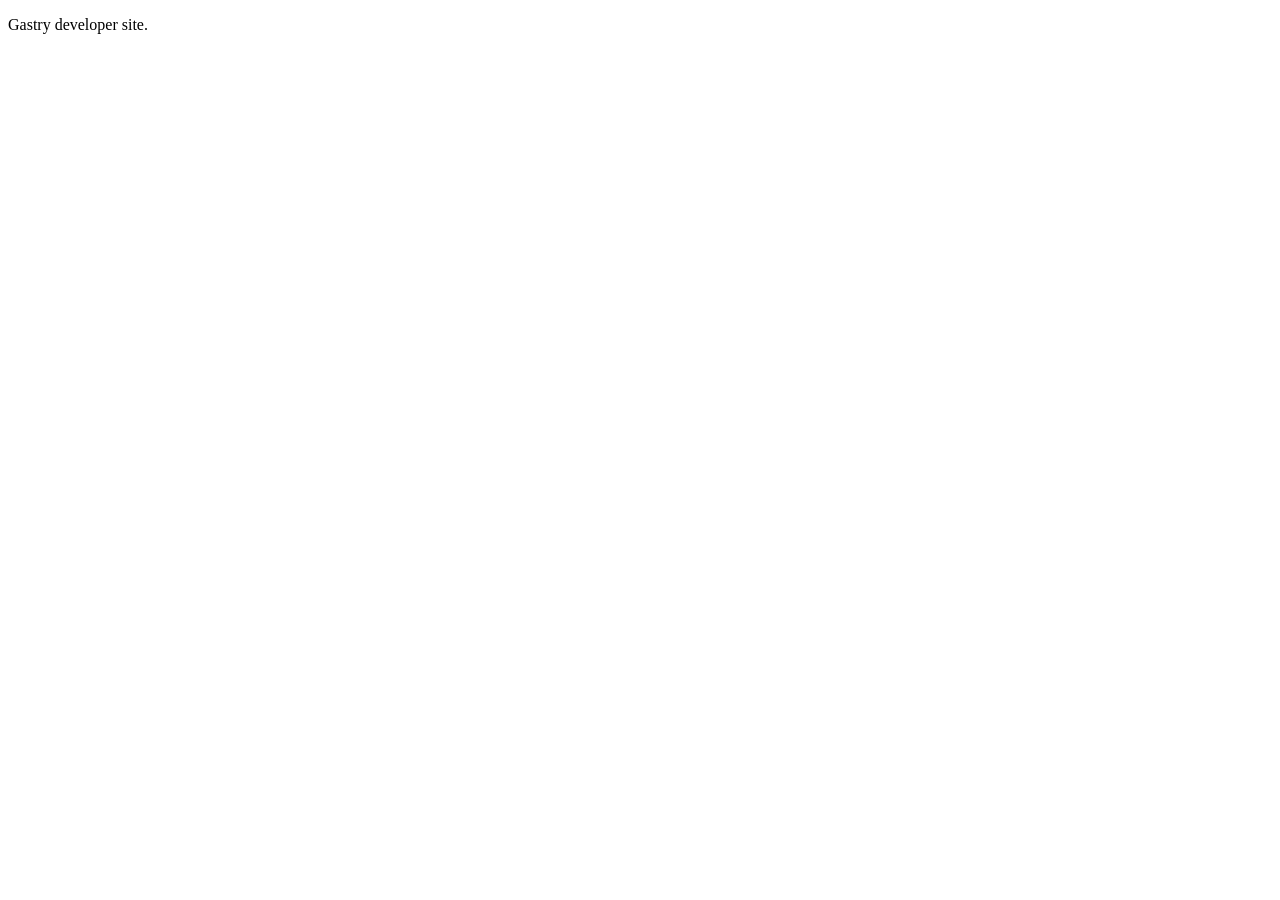
<file: index.html>
<!doctype html>
<html lang="es">
<head>
  <meta charset="utf-8">
  <meta name="viewport" content="width=device-width, initial-scale=1">
  <title>Gastry</title>
</head>
<body>
  <p>Gastry developer site.</p>
</body>
</html>
</file>
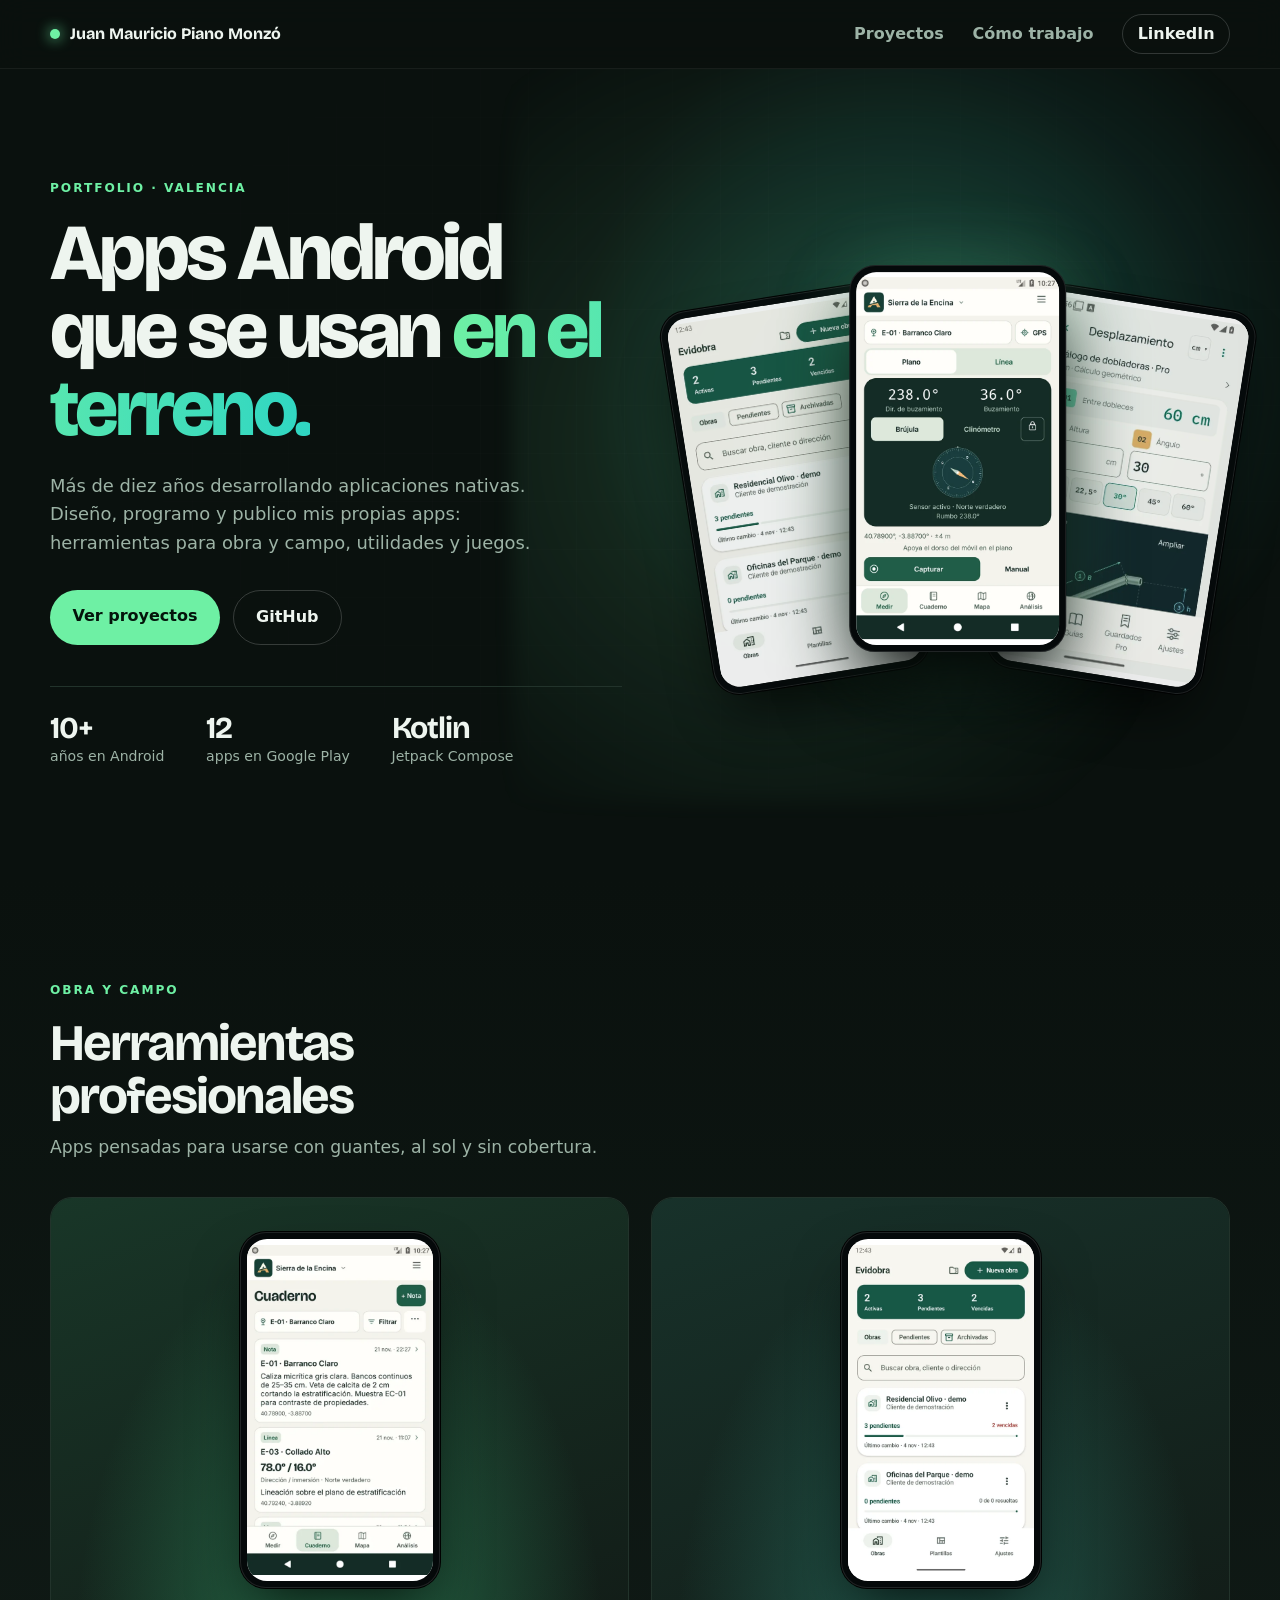
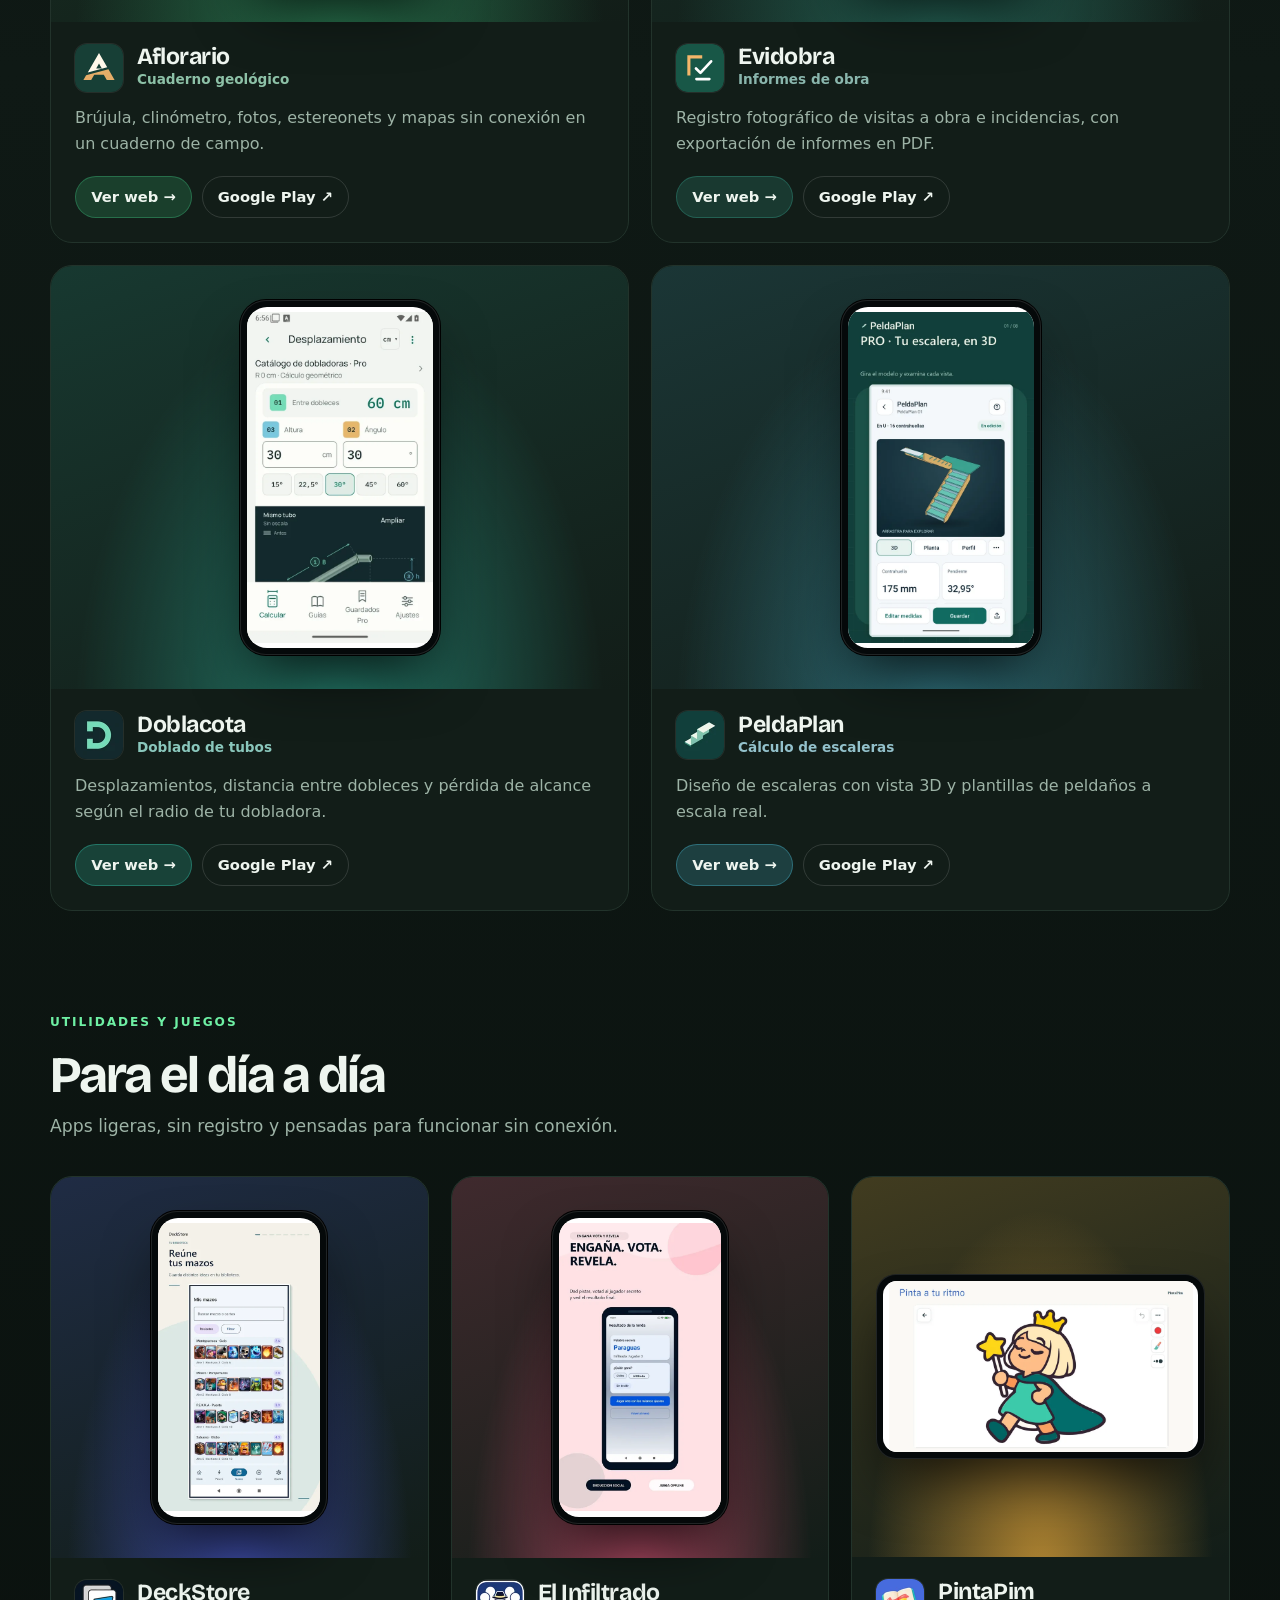
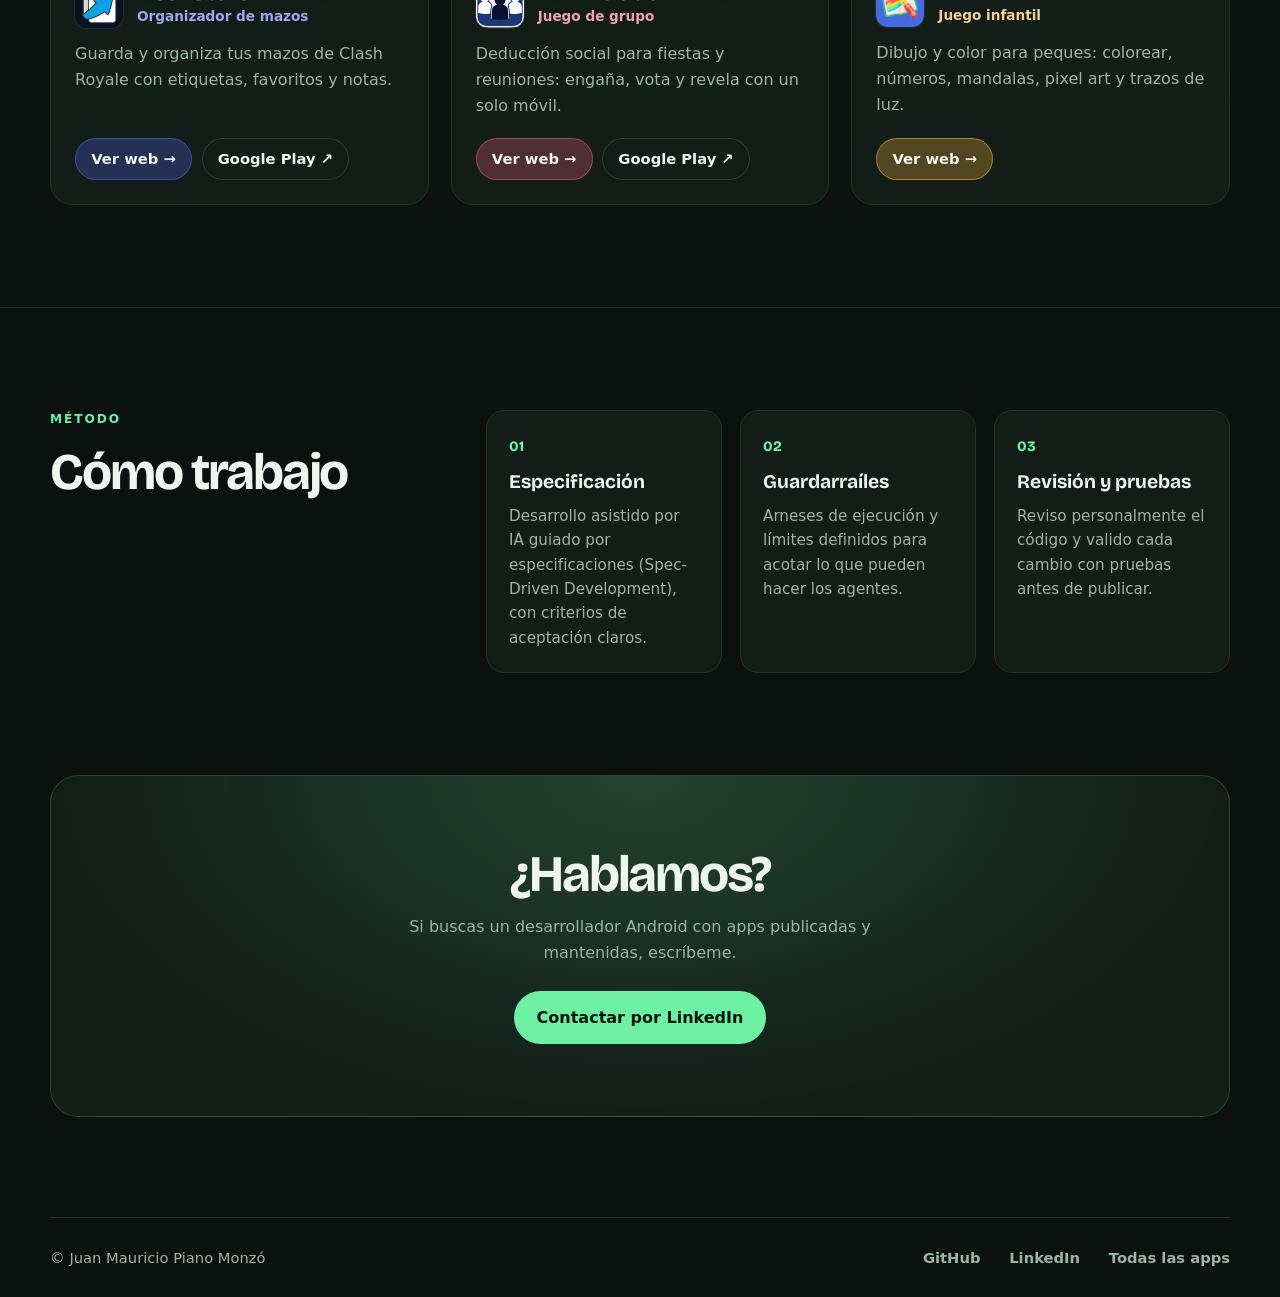
<file: portfolio/index.html>
<!doctype html>
<html lang="es">
<head>
  <meta charset="utf-8">
  <meta name="viewport" content="width=device-width, initial-scale=1">
  <meta name="description" content="Portfolio de Juan Mauricio Piano Monzó, desarrollador Android. Aplicaciones nativas para obra, campo, utilidades y juegos.">
  <meta name="theme-color" content="#0a110e">
  <title>Juan Mauricio Piano Monzó · Portfolio Android</title>
  <link rel="canonical" href="https://gastry.github.io/portfolio/">
  <meta property="og:title" content="Juan Mauricio Piano Monzó · Desarrollo Android">
  <meta property="og:description" content="Aplicaciones Android nativas para obra, campo, utilidades y juegos.">
  <meta property="og:image" content="https://gastry.github.io/portfolio/assets/s-aflorario.webp">
  <link rel="preload" href="assets/bricolage-latin.woff2" as="font" type="font/woff2" crossorigin>
  <link rel="stylesheet" href="style.css?v=3">
</head>
<body>
  <a class="skip" href="#contenido">Saltar al contenido</a>

  <header class="bar">
    <div class="wrap bar-in">
      <a class="signature" href="./"><span class="dot" aria-hidden="true"></span>Juan Mauricio Piano Monzó</a>
      <nav aria-label="Navegación principal">
        <a href="#proyectos">Proyectos</a>
        <a href="#metodo">Cómo trabajo</a>
        <a class="nav-cta" href="https://www.linkedin.com/in/juan-mauricio-p-a64a7474/">LinkedIn</a>
      </nav>
    </div>
  </header>

  <main id="contenido">
    <section class="hero">
      <div class="wrap hero-in">
        <div class="hero-text">
          <p class="label">Portfolio · Valencia</p>
          <h1>Apps Android<br>que se usan <em>en el terreno.</em></h1>
          <p class="intro">Más de diez años desarrollando aplicaciones nativas. Diseño, programo y publico mis propias apps: herramientas para obra y campo, utilidades y juegos.</p>
          <div class="actions">
            <a class="button" href="#proyectos">Ver proyectos</a>
            <a class="button ghost" href="https://github.com/Gastry">GitHub</a>
          </div>
          <ul class="stats" aria-label="Datos destacados">
            <li><strong>10+</strong><span>años en Android</span></li>
            <li><strong>12</strong><span>apps en Google Play</span></li>
            <li><strong>Kotlin</strong><span>Jetpack Compose</span></li>
          </ul>
        </div>
        <div class="hero-phones" aria-hidden="true">
          <div class="phone p1"><img src="assets/s-evidobra.webp" alt=""></div>
          <div class="phone p2"><img src="assets/medir.webp" alt=""></div>
          <div class="phone p3"><img src="assets/s-doblacota.webp" alt=""></div>
        </div>
      </div>
    </section>

    <section class="work" id="proyectos">
      <div class="wrap">
        <div class="section-head">
          <p class="label">Obra y campo</p>
          <h2>Herramientas profesionales</h2>
          <p class="lead">Apps pensadas para usarse con guantes, al sol y sin cobertura.</p>
        </div>

        <div class="grid">
          <article class="card" style="--tint:#2f8f5f">
            <div class="visual"><div class="phone"><img loading="lazy" src="assets/s-aflorario.webp" alt="Cuaderno de campo de Aflorario con notas y medidas"></div></div>
            <div class="body">
              <div class="title"><img src="assets/aflorario-icon.svg" alt="" width="48" height="48"><div><h3>Aflorario</h3><p class="kicker">Cuaderno geológico</p></div></div>
              <p>Brújula, clinómetro, fotos, estereonets y mapas sin conexión en un cuaderno de campo.</p>
              <div class="links"><a href="https://gastry.github.io/privacy-policies/aflorario/app/">Ver web →</a><a href="https://play.google.com/store/apps/details?id=com.gastry.aflorario">Google Play ↗</a></div>
            </div>
          </article>

          <article class="card" style="--tint:#2b7a6a">
            <div class="visual"><div class="phone"><img loading="lazy" src="assets/s-evidobra.webp" alt="Listado de obras e incidencias en Evidobra"></div></div>
            <div class="body">
              <div class="title"><img src="assets/evidobra-icon.svg" alt="" width="48" height="48"><div><h3>Evidobra</h3><p class="kicker">Informes de obra</p></div></div>
              <p>Registro fotográfico de visitas a obra e incidencias, con exportación de informes en PDF.</p>
              <div class="links"><a href="https://gastry.github.io/privacy-policies/evidobra/app/plantilla-informe-visita-obra.html">Ver web →</a><a href="https://play.google.com/store/apps/details?id=com.gastry.evidobra">Google Play ↗</a></div>
            </div>
          </article>

          <article class="card" style="--tint:#2a9a86">
            <div class="visual"><div class="phone"><img loading="lazy" src="assets/s-doblacota.webp" alt="Cálculo de desplazamiento entre dobleces en Doblacota"></div></div>
            <div class="body">
              <div class="title"><img src="assets/doblacota-icon.webp" alt="" width="48" height="48"><div><h3>Doblacota</h3><p class="kicker">Doblado de tubos</p></div></div>
              <p>Desplazamientos, distancia entre dobleces y pérdida de alcance según el radio de tu dobladora.</p>
              <div class="links"><a href="https://gastry.github.io/privacy-policies/doblacota/app/">Ver web →</a><a href="https://play.google.com/store/apps/details?id=com.aplicaciones.gastry.doblacota">Google Play ↗</a></div>
            </div>
          </article>

          <article class="card" style="--tint:#3a8fa0">
            <div class="visual"><div class="phone"><img loading="lazy" src="assets/s-peldaplan.webp" alt="Escalera en 3D en PeldaPlan"></div></div>
            <div class="body">
              <div class="title"><img src="assets/peldaplan-icon.webp" alt="" width="48" height="48"><div><h3>PeldaPlan</h3><p class="kicker">Cálculo de escaleras</p></div></div>
              <p>Diseño de escaleras con vista 3D y plantillas de peldaños a escala real.</p>
              <div class="links"><a href="https://peldaplan.pages.dev/">Ver web →</a><a href="https://play.google.com/store/apps/details?id=com.aplicaciones.gastry.peldaplan">Google Play ↗</a></div>
            </div>
          </article>
        </div>

        <div class="section-head second">
          <p class="label">Utilidades y juegos</p>
          <h2>Para el día a día</h2>
          <p class="lead">Apps ligeras, sin registro y pensadas para funcionar sin conexión.</p>
        </div>

        <div class="grid three">
          <article class="card" style="--tint:#4f5fe0">
            <div class="visual"><div class="phone"><img loading="lazy" src="assets/s-deckstore.webp" alt="Biblioteca de mazos en DeckStore"></div></div>
            <div class="body">
              <div class="title"><img src="assets/deckstore-icon.webp" alt="" width="48" height="48"><div><h3>DeckStore</h3><p class="kicker">Organizador de mazos</p></div></div>
              <p>Guarda y organiza tus mazos de Clash Royale con etiquetas, favoritos y notas.</p>
              <div class="links"><a href="https://gastry-apps.pages.dev/deckstore/">Ver web →</a><a href="https://play.google.com/store/apps/details?id=com.aplicaciones.gastry.deckstore">Google Play ↗</a></div>
            </div>
          </article>

          <article class="card" style="--tint:#e0567a">
            <div class="visual"><div class="phone"><img loading="lazy" src="assets/s-infiltrado.webp" alt="Resultado de una ronda en El Infiltrado"></div></div>
            <div class="body">
              <div class="title"><img src="assets/infiltrado-icon.webp" alt="" width="48" height="48"><div><h3>El Infiltrado</h3><p class="kicker">Juego de grupo</p></div></div>
              <p>Deducción social para fiestas y reuniones: engaña, vota y revela con un solo móvil.</p>
              <div class="links"><a href="https://gastry-apps.pages.dev/el-infiltrado/">Ver web →</a><a href="https://play.google.com/store/apps/details?id=com.gastry.elinfiltrado">Google Play ↗</a></div>
            </div>
          </article>

          <article class="card" style="--tint:#e8a93a">
            <div class="visual"><div class="tablet"><img loading="lazy" src="assets/s-pintapim.webp" alt="Pantalla de colorear en PintaPim"></div></div>
            <div class="body">
              <div class="title"><img src="assets/pintapim-icon.webp" alt="" width="48" height="48"><div><h3>PintaPim</h3><p class="kicker">Juego infantil</p></div></div>
              <p>Dibujo y color para peques: colorear, números, mandalas, pixel art y trazos de luz.</p>
              <div class="links"><a href="https://gastry.github.io/privacy-policies/cuaderno-de-color/">Ver web →</a></div>
            </div>
          </article>
        </div>
      </div>
    </section>

    <section class="method" id="metodo">
      <div class="wrap method-in">
        <div>
          <p class="label">Método</p>
          <h2>Cómo trabajo</h2>
        </div>
        <div class="steps">
          <div class="step"><span>01</span><h3>Especificación</h3><p>Desarrollo asistido por IA guiado por especificaciones (Spec-Driven Development), con criterios de aceptación claros.</p></div>
          <div class="step"><span>02</span><h3>Guardarraíles</h3><p>Arneses de ejecución y límites definidos para acotar lo que pueden hacer los agentes.</p></div>
          <div class="step"><span>03</span><h3>Revisión y pruebas</h3><p>Reviso personalmente el código y valido cada cambio con pruebas antes de publicar.</p></div>
        </div>
      </div>
    </section>

    <section class="contact">
      <div class="wrap contact-in">
        <h2>¿Hablamos?</h2>
        <p>Si buscas un desarrollador Android con apps publicadas y mantenidas, escríbeme.</p>
        <a class="button" href="https://www.linkedin.com/in/juan-mauricio-p-a64a7474/">Contactar por LinkedIn</a>
      </div>
    </section>
  </main>

  <footer class="wrap foot">
    <span>© Juan Mauricio Piano Monzó</span>
    <nav aria-label="Perfiles"><a href="https://github.com/Gastry">GitHub</a><a href="https://www.linkedin.com/in/juan-mauricio-p-a64a7474/">LinkedIn</a><a href="https://gastry.github.io/privacy-policies/apps/">Todas las apps</a></nav>
  </footer>
</body>
</html>
</file>
<file: portfolio/style.css>
@font-face{font-family:Bricolage;src:url("assets/bricolage-latin.woff2") format("woff2");font-weight:200 800;font-display:swap}
:root{
  color-scheme:dark;
  --bg:#0a110e;--bg2:#0f1915;--card:#121d18;--line:#22332b;
  --ink:#eef5ef;--muted:#9db3a6;--accent:#6ef0a4;--accent2:#2fd6c3;
}
*{box-sizing:border-box}
html{scroll-behavior:smooth}
body{margin:0;background:var(--bg);color:var(--ink);font:1rem/1.6 system-ui,-apple-system,"Segoe UI",sans-serif;-webkit-font-smoothing:antialiased;overflow-x:hidden}
h1,h2,h3,p,ul{margin:0}
ul{padding:0;list-style:none}
h1,h2,h3,.signature,.stats strong{font-family:Bricolage,system-ui,sans-serif}
a{color:inherit;text-underline-offset:.23em}
a:focus-visible{outline:3px solid var(--accent);outline-offset:4px;border-radius:6px}
img{display:block;max-width:100%}
.wrap{width:min(1180px,calc(100% - 48px));margin-inline:auto}
.skip{position:absolute;left:1rem;top:1rem;z-index:20;background:#fff;color:#000;padding:.5rem;transform:translateY(-300%)}
.skip:focus{transform:none}

/* Barra superior */
.bar{position:sticky;top:0;z-index:10;background:#0a110ecc;backdrop-filter:blur(14px);-webkit-backdrop-filter:blur(14px);border-bottom:1px solid #ffffff0f}
.bar-in{min-height:68px;display:flex;align-items:center;justify-content:space-between;gap:1rem}
.signature{font-weight:750;text-decoration:none;display:flex;align-items:center;gap:.6rem}
.dot{width:10px;height:10px;border-radius:50%;background:var(--accent);box-shadow:0 0 14px var(--accent)}
nav{display:flex;gap:clamp(.8rem,2.6vw,1.8rem);align-items:center;flex-wrap:wrap}
nav a{font-weight:600;text-decoration:none;color:var(--muted);transition:color .15s}
nav a:hover{color:var(--ink)}
.nav-cta{color:var(--ink)!important;border:1px solid #ffffff2a;padding:.38rem .9rem;border-radius:999px}
.nav-cta:hover{border-color:var(--accent)}

/* Hero */
.hero{position:relative;overflow:hidden;isolation:isolate}
.hero::before{content:"";position:absolute;inset:-20% -10% auto auto;width:70vw;height:70vw;max-width:900px;max-height:900px;z-index:-1;
  background:radial-gradient(circle at center,#2fd6c333,transparent 60%),radial-gradient(circle at 30% 60%,#6ef0a42a,transparent 55%);filter:blur(10px)}
.hero::after{content:"";position:absolute;inset:0;z-index:-2;opacity:.35;
  background-image:linear-gradient(#ffffff08 1px,transparent 1px),linear-gradient(90deg,#ffffff08 1px,transparent 1px);background-size:48px 48px;
  mask-image:radial-gradient(ellipse at 60% 40%,#000 20%,transparent 75%);-webkit-mask-image:radial-gradient(ellipse at 60% 40%,#000 20%,transparent 75%)}
.hero-in{display:grid;grid-template-columns:1.05fr 1fr;align-items:center;gap:clamp(24px,5vw,72px);padding-block:clamp(56px,9vw,110px)}
.label{text-transform:uppercase;letter-spacing:.16em;font-size:.76rem;font-weight:750;color:var(--accent);margin-bottom:1rem}
h1{font-size:clamp(2.7rem,6.2vw,5.4rem);line-height:.98;letter-spacing:-.045em;font-weight:800}
h1 em{font-style:normal;background:linear-gradient(90deg,var(--accent),var(--accent2));-webkit-background-clip:text;background-clip:text;color:transparent}
.intro{margin:1.5rem 0 2rem;max-width:44ch;color:var(--muted);font-size:1.12rem}
.actions{display:flex;gap:.8rem;flex-wrap:wrap}
.button{display:inline-block;background:var(--accent);color:#04140b;border-radius:999px;padding:.85rem 1.4rem;font-weight:750;text-decoration:none;transition:transform .18s,box-shadow .18s}
.button:hover{transform:translateY(-2px);box-shadow:0 10px 30px #6ef0a440}
.button.ghost{background:transparent;color:var(--ink);border:1px solid #ffffff2e}
.button.ghost:hover{border-color:var(--accent);box-shadow:none}
.stats{display:flex;gap:clamp(1.2rem,4vw,2.6rem);margin-top:2.6rem;padding-top:1.6rem;border-top:1px solid var(--line);flex-wrap:wrap}
.stats strong{display:block;font-size:1.9rem;line-height:1;letter-spacing:-.03em}
.stats span{font-size:.88rem;color:var(--muted)}

/* Marco de móvil reutilizable: la captura se ve entera, sin recortes */
.phone{position:relative;width:100%;aspect-ratio:9/16;padding:7px;border-radius:26px;background:#05090a;
  box-shadow:0 0 0 1px #ffffff1c inset,0 0 0 1px #000,0 30px 60px -15px #000c}
.phone img{width:100%;height:100%;object-fit:contain;background:#fff;border-radius:20px}
.tablet{width:100%;aspect-ratio:16/9;padding:7px;border-radius:20px;background:#05090a;box-shadow:0 0 0 1px #ffffff1c inset,0 30px 60px -15px #000c}
.tablet img{width:100%;height:100%;object-fit:contain;background:#fff;border-radius:14px}

.hero-phones{position:relative;height:clamp(380px,44vw,560px)}
.hero-phones .phone{position:absolute;width:clamp(150px,17vw,230px);top:50%;left:50%;transition:transform .5s cubic-bezier(.2,.8,.2,1)}
.hero-phones .p1{transform:translate(-125%,-46%) rotate(-9deg);opacity:.92}
.hero-phones .p2{transform:translate(-50%,-54%);z-index:2;box-shadow:0 0 0 1px #ffffff1c inset,0 40px 80px -10px #000,0 0 80px -10px #6ef0a455}
.hero-phones .p3{transform:translate(25%,-46%) rotate(9deg);opacity:.92}
.hero-phones:hover .p1{transform:translate(-135%,-48%) rotate(-12deg)}
.hero-phones:hover .p3{transform:translate(35%,-48%) rotate(12deg)}

/* Proyectos */
.work{background:linear-gradient(180deg,var(--bg),var(--bg2) 30%,var(--bg));padding-block:clamp(56px,8vw,110px)}
.section-head{margin-bottom:2.2rem;max-width:60ch}
.section-head.second{margin-top:clamp(64px,8vw,110px)}
h2{font-size:clamp(2rem,4vw,3.3rem);letter-spacing:-.04em;line-height:1.04}
.lead{color:var(--muted);margin-top:.7rem;font-size:1.08rem}
.grid{display:grid;grid-template-columns:repeat(2,minmax(0,1fr));gap:22px}
.grid.three{grid-template-columns:repeat(3,minmax(0,1fr))}
.card{--tint:#2f8f5f;display:flex;flex-direction:column;background:var(--card);border:1px solid var(--line);border-radius:22px;overflow:hidden;transition:transform .25s ease,border-color .25s,box-shadow .25s}
.card:hover{transform:translateY(-4px);border-color:color-mix(in srgb,var(--tint) 60%,var(--line));box-shadow:0 24px 60px -20px color-mix(in srgb,var(--tint) 55%,transparent)}
.visual{position:relative;display:grid;place-items:center;padding:34px 24px;min-height:420px;
  background:radial-gradient(ellipse at 50% 110%,color-mix(in srgb,var(--tint) 75%,transparent),transparent 65%),
             linear-gradient(160deg,color-mix(in srgb,var(--tint) 22%,var(--card)),var(--card))}
.visual .phone{width:200px;transition:transform .35s ease}
.visual .tablet{width:min(100%,330px);transition:transform .35s ease}
.card:hover .visual .phone,.card:hover .visual .tablet{transform:translateY(-6px) scale(1.02)}
.grid.three .visual{min-height:380px}
.grid.three .visual .phone{width:176px}
.body{padding:22px 24px 24px;display:flex;flex-direction:column;gap:.85rem;flex:1}
.title{display:flex;align-items:center;gap:14px}
.title img{flex:none;border-radius:12px;box-shadow:0 0 0 1px #ffffff14}
.title h3{font-size:1.45rem;line-height:1.1;letter-spacing:-.02em}
.kicker{font-size:.85rem;color:color-mix(in srgb,var(--tint) 55%,#fff);font-weight:650}
.body>p{color:var(--muted)}
.links{display:flex;gap:.6rem;flex-wrap:wrap;margin-top:auto;padding-top:.4rem}
.links a{font-weight:650;font-size:.92rem;text-decoration:none;padding:.5rem .95rem;border-radius:999px;border:1px solid #ffffff22;transition:background .15s,border-color .15s}
.links a:first-child{background:color-mix(in srgb,var(--tint) 30%,transparent);border-color:color-mix(in srgb,var(--tint) 60%,transparent)}
.links a:hover{border-color:var(--ink)}

/* Método */
.method{padding-block:clamp(56px,8vw,110px);border-top:1px solid var(--line)}
.method-in{display:grid;grid-template-columns:1fr 2fr;gap:clamp(24px,5vw,64px)}
.steps{display:grid;grid-template-columns:repeat(3,1fr);gap:18px}
.step{background:var(--card);border:1px solid var(--line);border-radius:18px;padding:22px}
.step span{font-family:Bricolage,sans-serif;font-weight:800;font-size:.9rem;color:var(--accent)}
.step h3{font-size:1.2rem;margin:.5rem 0 .4rem}
.step p{color:var(--muted);font-size:.95rem}

/* Contacto */
.contact{padding-bottom:clamp(56px,8vw,100px)}
.contact-in{text-align:center;padding:clamp(40px,6vw,72px) 24px;border-radius:28px;border:1px solid #6ef0a433;
  background:radial-gradient(ellipse at 50% 0%,#6ef0a42e,transparent 70%),var(--card)}
.contact-in p{color:var(--muted);margin:.8rem auto 1.6rem;max-width:46ch}

.foot{min-height:80px;display:flex;align-items:center;justify-content:space-between;gap:1rem;flex-wrap:wrap;border-top:1px solid var(--line);color:var(--muted);font-size:.92rem}

@media(max-width:980px){
  .grid.three{grid-template-columns:repeat(2,minmax(0,1fr))}
  .method-in{grid-template-columns:1fr}
}
@media(max-width:820px){
  .hero-in{grid-template-columns:1fr}
  .hero-phones{height:400px}
  .hero-phones .phone{width:160px}
  .steps{grid-template-columns:1fr}
}
@media(max-width:640px){
  .wrap{width:calc(100% - 32px)}
  .grid,.grid.three{grid-template-columns:1fr}
  .signature{font-size:.92rem}
  .bar nav a:not(.nav-cta){display:none}
  .stats{gap:1.1rem}
  .stats strong{font-size:1.45rem}
  .stats span{font-size:.8rem}
  .hero-phones{height:340px}
  .hero-phones .phone{width:132px}
  .visual{min-height:360px}
  .visual .phone{width:180px}
}
@media(prefers-reduced-motion:reduce){*,*::before,*::after{scroll-behavior:auto!important;transition:none!important}}
</file>
